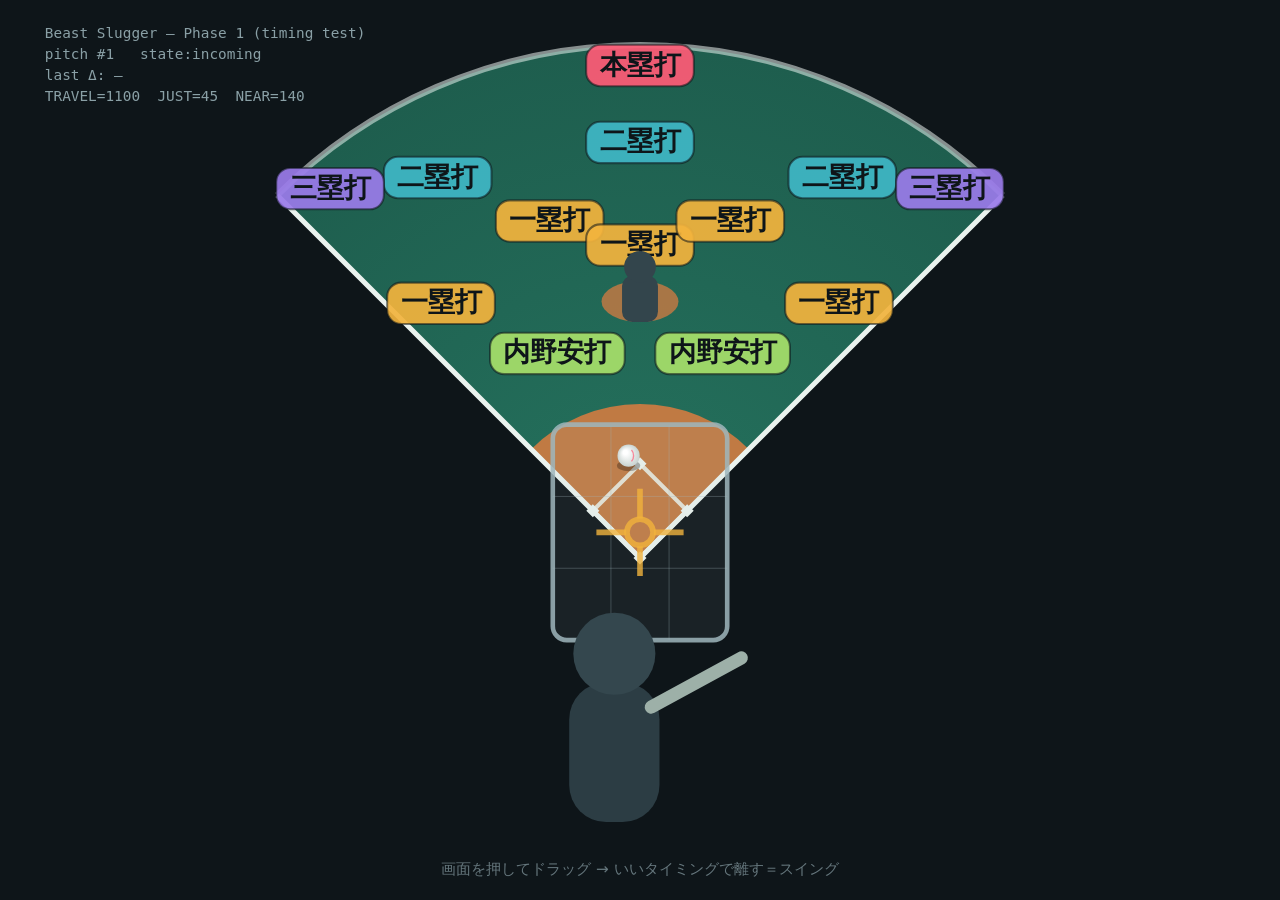
<file: index.html>
<!DOCTYPE html>
<html lang="ja">
<head>
<meta charset="UTF-8">
<meta name="viewport" content="width=device-width, initial-scale=1.0, maximum-scale=1.0, user-scalable=no, viewport-fit=cover">
<title>Beast Slugger — FRONTIER LAB.</title>
<style>
  html,body{margin:0;padding:0;height:100%;background:#0E1519;overflow:hidden;
    -webkit-user-select:none;user-select:none;-webkit-tap-highlight-color:transparent;
    font-family:system-ui,-apple-system,"Hiragino Kaku Gothic ProN","Yu Gothic",sans-serif;}
  #game{display:block;width:100vw;height:100vh;touch-action:none;}
</style>
</head>
<body>
<canvas id="game"></canvas>
<script>
"use strict";

/* ===== 調整用の数値（ここだけ触れば手応えが変わる）===== */
const PITCH_TRAVEL_MS   = 1100; // 球が来てから到達するまでの時間(ms)。小さいほど速い＝難しい
const JUST_WINDOW_MS    = 45;   // 「ジャスト」と判定するズレの幅(ms)。大きいほど甘い
const NEAR_WINDOW_MS    = 140;  // 「ニアピン」と判定するズレの幅(ms)。これを超えると大外し
const PITCH_INTERVAL_MS = 900;  // 1球終わってから次の球までの間隔(ms)
/* ===================================================== */

/* パネル配置（角度°・距離0〜1・種類）。Phase 2 で「着弾点→どのパネルか」の判定に再利用する。 */
const PANELS = [
  { type: 'ihit',   angle: -22, dist: 0.43 },
  { type: 'ihit',   angle:  22, dist: 0.43 },
  { type: 'single', angle: -38, dist: 0.63 },
  { type: 'single', angle: -15, dist: 0.68 },
  { type: 'single', angle:   0, dist: 0.61 },
  { type: 'single', angle:  15, dist: 0.68 },
  { type: 'single', angle:  38, dist: 0.63 },
  { type: 'double', angle: -28, dist: 0.84 },
  { type: 'double', angle:   0, dist: 0.81 },
  { type: 'double', angle:  28, dist: 0.84 },
  { type: 'triple', angle: -40, dist: 0.94 },
  { type: 'triple', angle:  40, dist: 0.94 },
  { type: 'hr',     angle:   0, dist: 0.96 },
];

/* パネル種類の表示名と色 */
const PANEL_STYLE = {
  ihit:   { label: '内野安打', color: '#A6E06A' },
  single: { label: '一塁打',   color: '#F2B33D' },
  double: { label: '二塁打',   color: '#3FB7C6' },
  triple: { label: '三塁打',   color: '#9B7BEA' },
  hr:     { label: '本塁打',   color: '#FF5C77' },
};

/* 配色 */
const C = {
  bg:'#0E1519', grassA:'#24705C', grassB:'#1E5E4E', dirt:'#C07A43',
  line:'#EAF2EE', text:'#EEF4F1', accent:'#F2B33D', sub:'#8AA0A6',
  just:'#A6E06A', near:'#3FB7C6', miss:'#FF5C77', taken:'#8AA0A6',
  ball:'#F4F7F5', zone:'#9FB7BD'
};

/* 見逃しの締め切り：理想の瞬間からこの時間を過ぎても離さなければ「見逃し」(ms) */
const TAKEN_AFTER_MS = NEAR_WINDOW_MS + 240;

/* ---------- セットアップ ---------- */
const canvas = document.getElementById('game');
const ctx = canvas.getContext('2d');

let W = 0, H = 0;                 // 描画サイズ(CSSピクセル)
let cx = 0, apexY = 0, R = 0;    // ホーム中心X・ホームY(扇の頂点)・扇の半径
let home = { x:0, y:0 };
let zoneCX = 0, zoneCY = 0, zoneW = 0, zoneH = 0; // ストライクゾーン枠
let batterY = 0;
let cursor = null;               // 照準カーソル {x,y}

function resize(){
  W = window.innerWidth; H = window.innerHeight;
  const dpr = Math.min(window.devicePixelRatio || 1, 3);
  canvas.width  = Math.round(W * dpr);
  canvas.height = Math.round(H * dpr);
  canvas.style.width  = W + 'px';
  canvas.style.height = H + 'px';
  ctx.setTransform(dpr, 0, 0, dpr, 0, 0);
  computeLayout();
}

function computeLayout(){
  cx = W / 2;
  apexY = H * 0.62;                 // ホームベース＝扇の頂点
  home = { x: cx, y: apexY };
  const topMargin  = H * 0.05;
  const sideMargin = W * 0.06;
  const vertRoom  = apexY - topMargin;
  const horizRoom = (W / 2 - sideMargin) / Math.sin(Math.PI / 4); // ±45°が画面幅に収まる半径
  R = Math.max(60, Math.min(vertRoom, horizRoom));
  zoneW = R * 0.34; zoneH = R * 0.42;
  zoneCX = cx; zoneCY = apexY - R * 0.05;   // ゾーン枠はホームのすぐ手前に浮かべる
  batterY = apexY + (H - apexY) * 0.46;     // バッターは扇の頂点の下（手前）
  if(!cursor) cursor = { x: zoneCX, y: zoneCY };
  else { cursor.x = clampCurX(cursor.x); cursor.y = clampCurY(cursor.y); }
}

/* ---------- 小道具 ---------- */
const clamp = (v,a,b)=> v<a?a : v>b?b : v;
const lerp  = (a,b,t)=> a + (b-a)*t;
const easeOut = t => 1 - Math.pow(1-t, 3);
const clampCurX = x => clamp(x, zoneCX - zoneW*1.9, zoneCX + zoneW*1.9);
const clampCurY = y => clamp(y, zoneCY - zoneH*1.9, zoneCY + zoneH*1.6);

/* (角度°, 距離0〜1) → 画面座標。角度0=真上、左がマイナス。解像度非依存。 */
function polar(angleDeg, dist){
  const a = angleDeg * Math.PI/180;
  return { x: home.x + Math.sin(a) * dist * R,
           y: home.y - Math.cos(a) * dist * R };
}
/* (角度°) を canvas の弧の角度に変換 */
function arcAngle(angleDeg){
  const a = angleDeg * Math.PI/180;
  return Math.atan2(-Math.cos(a), Math.sin(a));
}

/* ---------- ゲーム状態 ---------- */
const PITCHER_DIST = 0.52;       // ピッチャー（球の出どころ）の奥行き
let state = 'pre';               // 'pre' | 'incoming' | 'resolved'
let pitchStart = 0;              // 今の球が始まった時刻(performance.now)
let nextPitchAt = 0;             // 次の球を投げる時刻
let resolveAt = 0;               // 結果が出た時刻
let ballStart = {x:0,y:0};       // 球の出発点
let ballTarget = {x:0,y:0};      // 球の到達点（コースは毎回散らばる）
let ball = {x:0,y:0,r:0};        // 球の現在位置
let swung = false;               // この球で既に振ったか
let pitchCount = 0;
let result = null;               // {kind, delta, dir} kind: just|near|miss|taken
let swingAnimStart = -1e9;       // バットを振った時刻（演出用）

let now = 0;

function startPitch(t){
  pitchCount++;
  state = 'incoming';
  pitchStart = t;
  swung = false;
  ballStart = polar(0, PITCHER_DIST);
  // コース散らばり：ゾーン中心からズレる（内外どちらにも来る）
  const sx = (Math.random()*2 - 1) * zoneW * 0.62;
  const sy = (Math.random()*2 - 1) * zoneH * 0.62;
  ballTarget = { x: zoneCX + sx, y: zoneCY + sy };
  ball = { x: ballStart.x, y: ballStart.y, r: R*0.012 };
}

function resolve(t, res){
  state = 'resolved';
  resolveAt = t;
  result = res;
  nextPitchAt = t + PITCH_INTERVAL_MS;
}

/* 離す＝スイング。タイミングのズレ(ms)で3段階判定 */
function judgeSwing(t){
  const delta = (t - pitchStart) - PITCH_TRAVEL_MS; // <0:早い  >0:遅い
  const ad = Math.abs(delta);
  let kind, dir = delta < 0 ? 'early' : 'late';
  if(ad <= JUST_WINDOW_MS){ kind = 'just'; dir = null; }
  else if(ad <= NEAR_WINDOW_MS){ kind = 'near'; }
  else { kind = 'miss'; }
  swung = true;
  swingAnimStart = t;
  resolve(t, { kind, delta, dir });
}

/* ---------- 入力（タッチ／マウス共通：相対モード）---------- */
let dragging = false, lastX = 0, lastY = 0;

function pointFrom(e){ return { x: e.clientX, y: e.clientY }; }

function onDown(e){
  e.preventDefault();
  const p = pointFrom(e);
  dragging = true; lastX = p.x; lastY = p.y;
  try { canvas.setPointerCapture(e.pointerId); } catch(_){}
}
function onMove(e){
  if(!dragging) return;
  e.preventDefault();
  const p = pointFrom(e);
  // 動かした「ぶん」だけカーソルを動かす（指の位置にワープしない）
  cursor.x = clampCurX(cursor.x + (p.x - lastX));
  cursor.y = clampCurY(cursor.y + (p.y - lastY));
  lastX = p.x; lastY = p.y;
}
function onUp(e){
  if(!dragging) return;
  e.preventDefault();
  dragging = false;
  if(state === 'incoming' && !swung) judgeSwing(performance.now());
}
function onCancel(){ dragging = false; }

canvas.addEventListener('pointerdown', onDown, { passive:false });
window.addEventListener('pointermove', onMove, { passive:false });
window.addEventListener('pointerup',   onUp,   { passive:false });
window.addEventListener('pointercancel', onCancel, { passive:false });

/* ---------- 更新 ---------- */
function update(t){
  if(state === 'pre'){
    if(t >= nextPitchAt) startPitch(t);
  } else if(state === 'incoming'){
    const p = (t - pitchStart) / PITCH_TRAVEL_MS;       // p=1 が「理想の瞬間」
    const pd = clamp(p, 0, 1.3);
    ball.x = lerp(ballStart.x, ballTarget.x, pd);
    ball.y = lerp(ballStart.y, ballTarget.y, pd);
    ball.r = lerp(R*0.012, R*0.034, clamp(p,0,1));
    if(t - pitchStart > PITCH_TRAVEL_MS + TAKEN_AFTER_MS){
      resolve(t, { kind:'taken', delta:null, dir:null });   // 振らず通過＝見逃し
    }
  } else if(state === 'resolved'){
    if(t >= nextPitchAt) startPitch(t);
  }
}

/* ---------- 描画 ---------- */
function drawField(){
  ctx.fillStyle = C.bg;
  ctx.fillRect(0,0,W,H);

  // 芝（扇形）
  const g = ctx.createRadialGradient(home.x, home.y, R*0.1, home.x, home.y, R);
  g.addColorStop(0, C.grassA);
  g.addColorStop(1, C.grassB);
  ctx.fillStyle = g;
  ctx.beginPath();
  ctx.moveTo(home.x, home.y);
  const L = polar(-45,1);
  ctx.lineTo(L.x, L.y);
  ctx.arc(home.x, home.y, R, arcAngle(-45), arcAngle(45), false);
  ctx.closePath();
  ctx.fill();

  // 内野の土（ホーム近くの小さい扇）
  ctx.fillStyle = C.dirt;
  ctx.beginPath();
  ctx.moveTo(home.x, home.y);
  const dL = polar(-45,0.30);
  ctx.lineTo(dL.x, dL.y);
  ctx.arc(home.x, home.y, R*0.30, arcAngle(-45), arcAngle(45), false);
  ctx.closePath();
  ctx.fill();

  // フェンスの弧
  ctx.strokeStyle = 'rgba(234,242,238,0.55)';
  ctx.lineWidth = Math.max(2, R*0.012);
  ctx.beginPath();
  ctx.arc(home.x, home.y, R, arcAngle(-45), arcAngle(45), false);
  ctx.stroke();

  // ファウルライン（チョーク）
  ctx.strokeStyle = C.line;
  ctx.lineWidth = Math.max(2, R*0.010);
  ctx.beginPath();
  const fL = polar(-45,1), fR = polar(45,1);
  ctx.moveTo(home.x, home.y); ctx.lineTo(fL.x, fL.y);
  ctx.moveTo(home.x, home.y); ctx.lineTo(fR.x, fR.y);
  ctx.stroke();

  // 内野のダイヤモンド（ライン＋ベース）
  const first = polar(45,0.13), second = polar(0,0.13*1.414), third = polar(-45,0.13);
  ctx.strokeStyle = 'rgba(234,242,238,0.85)';
  ctx.lineWidth = Math.max(1.5, R*0.008);
  ctx.beginPath();
  ctx.moveTo(home.x, home.y);
  ctx.lineTo(first.x, first.y); ctx.lineTo(second.x, second.y);
  ctx.lineTo(third.x, third.y); ctx.closePath();
  ctx.stroke();
  const bs = Math.max(3, R*0.018);
  ctx.fillStyle = C.line;
  [home, first, second, third].forEach(b=>{
    ctx.save(); ctx.translate(b.x,b.y); ctx.rotate(Math.PI/4);
    ctx.fillRect(-bs/2,-bs/2,bs,bs); ctx.restore();
  });
}

function drawPanels(){
  const fs = Math.max(9, R*0.052);
  ctx.font = '600 ' + fs + 'px system-ui, sans-serif';
  ctx.textAlign = 'center';
  ctx.textBaseline = 'middle';
  PANELS.forEach(p=>{
    const st = PANEL_STYLE[p.type];
    const pos = polar(p.angle, p.dist);
    const label = st.label;
    const tw = ctx.measureText(label).width;
    const padX = fs*0.5, h = fs*1.55, w = tw + padX*2, rr = h*0.34;
    const x = pos.x - w/2, y = pos.y - h/2;
    // チップ
    ctx.fillStyle = st.color;
    ctx.globalAlpha = 0.92;
    roundRect(x,y,w,h,rr); ctx.fill();
    ctx.globalAlpha = 1;
    ctx.strokeStyle = 'rgba(14,21,25,0.55)';
    ctx.lineWidth = Math.max(1, R*0.004);
    roundRect(x,y,w,h,rr); ctx.stroke();
    // ラベル
    ctx.fillStyle = '#0E1519';
    ctx.fillText(label, pos.x, pos.y + fs*0.04);
  });
}

function drawPitcher(){
  const pos = polar(0, PITCHER_DIST);
  // マウンド
  ctx.fillStyle = 'rgba(192,122,67,0.85)';
  ctx.beginPath();
  ctx.ellipse(pos.x, pos.y + R*0.02, R*0.075, R*0.04, 0, 0, Math.PI*2);
  ctx.fill();
  // 仮図形（丸＋四角）
  const s = R*0.05;
  ctx.fillStyle = '#33454C';
  roundRect(pos.x - s*0.7, pos.y - s*0.6, s*1.4, s*1.8, s*0.4); ctx.fill();
  ctx.beginPath();
  ctx.arc(pos.x, pos.y - s*0.95, s*0.62, 0, Math.PI*2);
  ctx.fill();
}

function drawZone(){
  const x = zoneCX - zoneW/2, y = zoneCY - zoneH/2;
  ctx.fillStyle = 'rgba(159,183,189,0.08)';
  roundRect(x, y, zoneW, zoneH, zoneW*0.08); ctx.fill();
  ctx.strokeStyle = 'rgba(159,183,189,0.85)';
  ctx.lineWidth = Math.max(1.5, R*0.009);
  roundRect(x, y, zoneW, zoneH, zoneW*0.08); ctx.stroke();
  // 3x3 の薄い格子
  ctx.strokeStyle = 'rgba(159,183,189,0.30)';
  ctx.lineWidth = 1;
  for(let i=1;i<3;i++){
    ctx.beginPath(); ctx.moveTo(x + zoneW*i/3, y); ctx.lineTo(x + zoneW*i/3, y+zoneH); ctx.stroke();
    ctx.beginPath(); ctx.moveTo(x, y + zoneH*i/3); ctx.lineTo(x+zoneW, y + zoneH*i/3); ctx.stroke();
  }
}

function drawBall(){
  let alpha = 1;
  if(state === 'resolved') alpha = clamp(1 - (now - resolveAt)/350, 0, 1);
  if(state === 'pre' || alpha <= 0) return;
  ctx.globalAlpha = alpha;
  // 影
  ctx.fillStyle = 'rgba(0,0,0,0.28)';
  ctx.beginPath();
  ctx.ellipse(ball.x, ball.y + ball.r*0.9, ball.r*1.05, ball.r*0.5, 0, 0, Math.PI*2);
  ctx.fill();
  // 球
  const bg = ctx.createRadialGradient(ball.x - ball.r*0.3, ball.y - ball.r*0.3, ball.r*0.2, ball.x, ball.y, ball.r);
  bg.addColorStop(0, '#FFFFFF');
  bg.addColorStop(1, '#C9D3D0');
  ctx.fillStyle = bg;
  ctx.beginPath();
  ctx.arc(ball.x, ball.y, ball.r, 0, Math.PI*2);
  ctx.fill();
  ctx.strokeStyle = 'rgba(255,92,119,0.7)';
  ctx.lineWidth = Math.max(1, ball.r*0.12);
  ctx.beginPath();
  ctx.arc(ball.x - ball.r*0.35, ball.y, ball.r*0.8, -0.7, 0.7);
  ctx.stroke();
  ctx.globalAlpha = 1;
}

function drawCursor(){
  const s = R*0.085;
  ctx.strokeStyle = dragging ? C.accent : 'rgba(242,179,61,0.8)';
  ctx.lineWidth = Math.max(2, R*0.011);
  ctx.beginPath();
  ctx.moveTo(cursor.x - s, cursor.y); ctx.lineTo(cursor.x - s*0.32, cursor.y);
  ctx.moveTo(cursor.x + s*0.32, cursor.y); ctx.lineTo(cursor.x + s, cursor.y);
  ctx.moveTo(cursor.x, cursor.y - s); ctx.lineTo(cursor.x, cursor.y - s*0.32);
  ctx.moveTo(cursor.x, cursor.y + s*0.32); ctx.lineTo(cursor.x, cursor.y + s);
  ctx.stroke();
  ctx.beginPath();
  ctx.arc(cursor.x, cursor.y, s*0.30, 0, Math.PI*2);
  ctx.stroke();
}

function drawBatter(){
  const x = cx - R*0.05, y = batterY;
  const s = R*0.16;
  // 体（仮図形）
  ctx.fillStyle = '#2C3D44';
  roundRect(x - s*0.55, y - s*0.4, s*1.1, s*1.7, s*0.45); ctx.fill();
  // 頭
  ctx.fillStyle = '#34474E';
  ctx.beginPath(); ctx.arc(x, y - s*0.75, s*0.5, 0, Math.PI*2); ctx.fill();
  // バット（振り演出）
  const prog = clamp((now - swingAnimStart)/220, 0, 1);
  const swinging = prog < 1;
  const ang = swinging ? lerp(-0.5, 2.0, easeOut(prog)) : -0.5; // 待機:後ろ → 振り抜き
  const hx = x + s*0.45, hy = y - s*0.1;
  ctx.save();
  ctx.translate(hx, hy);
  ctx.rotate(ang);
  ctx.strokeStyle = swinging ? C.accent : '#9DB0A8';
  ctx.lineWidth = Math.max(3, s*0.16);
  ctx.lineCap = 'round';
  ctx.beginPath(); ctx.moveTo(0,0); ctx.lineTo(s*1.25, 0); ctx.stroke();
  ctx.restore();
}

function drawHUD(){
  // 中央：判定の大きな文字（このフェーズ限定のデバッグ表示。Phase 2 で打球結果に置き換わる）
  if(state === 'resolved' && result){
    const map = {
      just:  { txt:'ジャスト！', col:C.just },
      near:  { txt:'ニアピン',   col:C.near },
      miss:  { txt:'大外し',     col:C.miss },
      taken: { txt:'見逃し',     col:C.taken },
    };
    const m = map[result.kind];
    const pop = easeOut(clamp((now - resolveAt)/160, 0, 1));
    const big = (H*0.062) * (0.7 + 0.3*pop);
    ctx.save();
    ctx.globalAlpha = 0.45 + 0.55*pop;
    ctx.textAlign = 'center'; ctx.textBaseline = 'middle';
    ctx.fillStyle = m.col;
    ctx.font = '800 ' + big + 'px system-ui, sans-serif';
    ctx.fillText(m.txt, cx, H*0.30);
    // 早い／遅い（補助）
    if(result.dir){
      ctx.fillStyle = C.text;
      ctx.font = '600 ' + (H*0.028) + 'px system-ui, sans-serif';
      ctx.fillText(result.dir === 'early' ? '早い' : '遅い', cx, H*0.30 + big*0.78);
    }
    ctx.restore();
  }

  // 左上：デバッグ表示
  const fs = Math.max(11, H*0.016);
  ctx.textAlign = 'left'; ctx.textBaseline = 'top';
  ctx.font = '500 ' + fs + 'px ui-monospace, monospace';
  ctx.fillStyle = C.sub;
  const lines = [
    'Beast Slugger — Phase 1 (timing test)',
    'pitch #' + pitchCount + '   state:' + state,
    'last Δ: ' + (result && result.delta!=null ? (result.delta>0?'+':'') + Math.round(result.delta) + 'ms' : '—'),
    'TRAVEL=' + PITCH_TRAVEL_MS + '  JUST=' + JUST_WINDOW_MS + '  NEAR=' + NEAR_WINDOW_MS,
  ];
  lines.forEach((ln,i)=> ctx.fillText(ln, W*0.035, H*0.03 + i*fs*1.45));

  // 下：操作ヒント（薄く）
  ctx.textAlign = 'center'; ctx.textBaseline = 'bottom';
  ctx.fillStyle = 'rgba(138,160,166,0.7)';
  ctx.font = '500 ' + Math.max(11, H*0.017) + 'px system-ui, sans-serif';
  ctx.fillText('画面を押してドラッグ → いいタイミングで離す＝スイング', cx, H*0.975);
}

function roundRect(x,y,w,h,r){
  r = Math.min(r, w/2, h/2);
  ctx.beginPath();
  ctx.moveTo(x+r,y);
  ctx.arcTo(x+w,y,x+w,y+h,r);
  ctx.arcTo(x+w,y+h,x,y+h,r);
  ctx.arcTo(x,y+h,x,y,r);
  ctx.arcTo(x,y,x+w,y,r);
  ctx.closePath();
}

/* ---------- メインループ ---------- */
function frame(t){
  now = t;
  update(t);
  drawField();
  drawPanels();
  drawPitcher();
  drawZone();
  drawBall();
  drawCursor();
  drawBatter();
  drawHUD();
  requestAnimationFrame(frame);
}

window.addEventListener('resize', resize);
window.addEventListener('orientationchange', resize);
resize();
nextPitchAt = performance.now() + 700;   // 最初の球まで少し待つ
requestAnimationFrame(frame);
</script>
</body>
</html>
</file>
